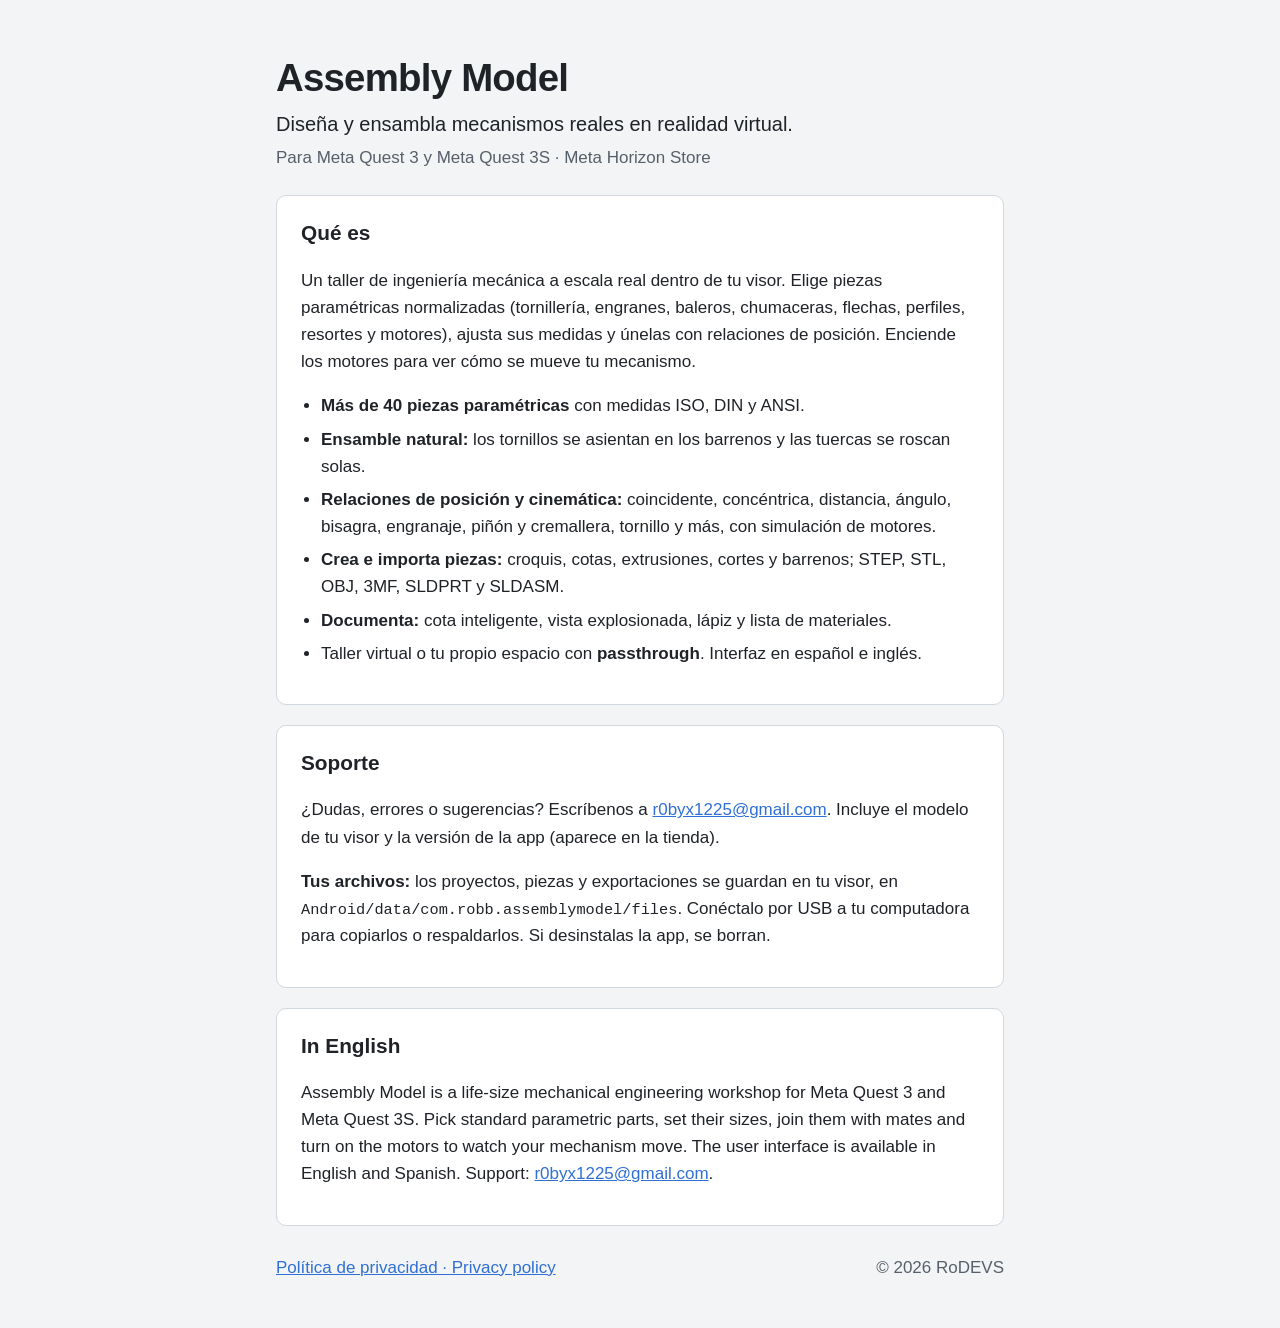
<file: index.html>
<!doctype html>
<html lang="es">
<head>
<meta charset="utf-8">
<meta name="viewport" content="width=device-width, initial-scale=1">
<title>Assembly Model</title>
<meta name="description" content="Diseña y ensambla mecanismos reales en realidad virtual en Meta Quest 3 y Meta Quest 3S.">
<link rel="stylesheet" href="estilo.css">
</head>
<body>
<header>
  <h1>Assembly Model</h1>
  <p class="lema">Diseña y ensambla mecanismos reales en realidad virtual.</p>
  <p class="plataforma">Para Meta Quest 3 y Meta Quest 3S · Meta Horizon Store</p>
</header>

<main>
  <section>
    <h2>Qué es</h2>
    <p>Un taller de ingeniería mecánica a escala real dentro de tu visor. Elige piezas paramétricas normalizadas
      (tornillería, engranes, baleros, chumaceras, flechas, perfiles, resortes y motores), ajusta sus medidas y únelas
      con relaciones de posición. Enciende los motores para ver cómo se mueve tu mecanismo.</p>
    <ul>
      <li><strong>Más de 40 piezas paramétricas</strong> con medidas ISO, DIN y ANSI.</li>
      <li><strong>Ensamble natural:</strong> los tornillos se asientan en los barrenos y las tuercas se roscan solas.</li>
      <li><strong>Relaciones de posición y cinemática:</strong> coincidente, concéntrica, distancia, ángulo, bisagra,
        engranaje, piñón y cremallera, tornillo y más, con simulación de motores.</li>
      <li><strong>Crea e importa piezas:</strong> croquis, cotas, extrusiones, cortes y barrenos; STEP, STL, OBJ, 3MF,
        SLDPRT y SLDASM.</li>
      <li><strong>Documenta:</strong> cota inteligente, vista explosionada, lápiz y lista de materiales.</li>
      <li>Taller virtual o tu propio espacio con <strong>passthrough</strong>. Interfaz en español e inglés.</li>
    </ul>
  </section>

  <section id="soporte">
    <h2>Soporte</h2>
    <p>¿Dudas, errores o sugerencias? Escríbenos a <a href="mailto:r0byx1225@gmail.com">r0byx1225@gmail.com</a>. Incluye el modelo de tu
      visor y la versión de la app (aparece en la tienda).</p>
    <p><strong>Tus archivos:</strong> los proyectos, piezas y exportaciones se guardan en tu visor, en
      <code>Android/data/com.robb.assemblymodel/files</code>. Conéctalo por USB a tu computadora para copiarlos o
      respaldarlos. Si desinstalas la app, se borran.</p>
  </section>

  <section lang="en">
    <h2>In English</h2>
    <p>Assembly Model is a life-size mechanical engineering workshop for Meta Quest 3 and Meta Quest 3S. Pick
      standard parametric parts, set their sizes, join them with mates and turn on the motors to watch your mechanism
      move. The user interface is available in English and Spanish. Support: <a href="mailto:r0byx1225@gmail.com">r0byx1225@gmail.com</a>.</p>
  </section>
</main>

<footer>
  <a href="privacidad.html">Política de privacidad · Privacy policy</a>
  <span>© 2026 RoDEVS</span>
</footer>
</body>
</html>
</file>
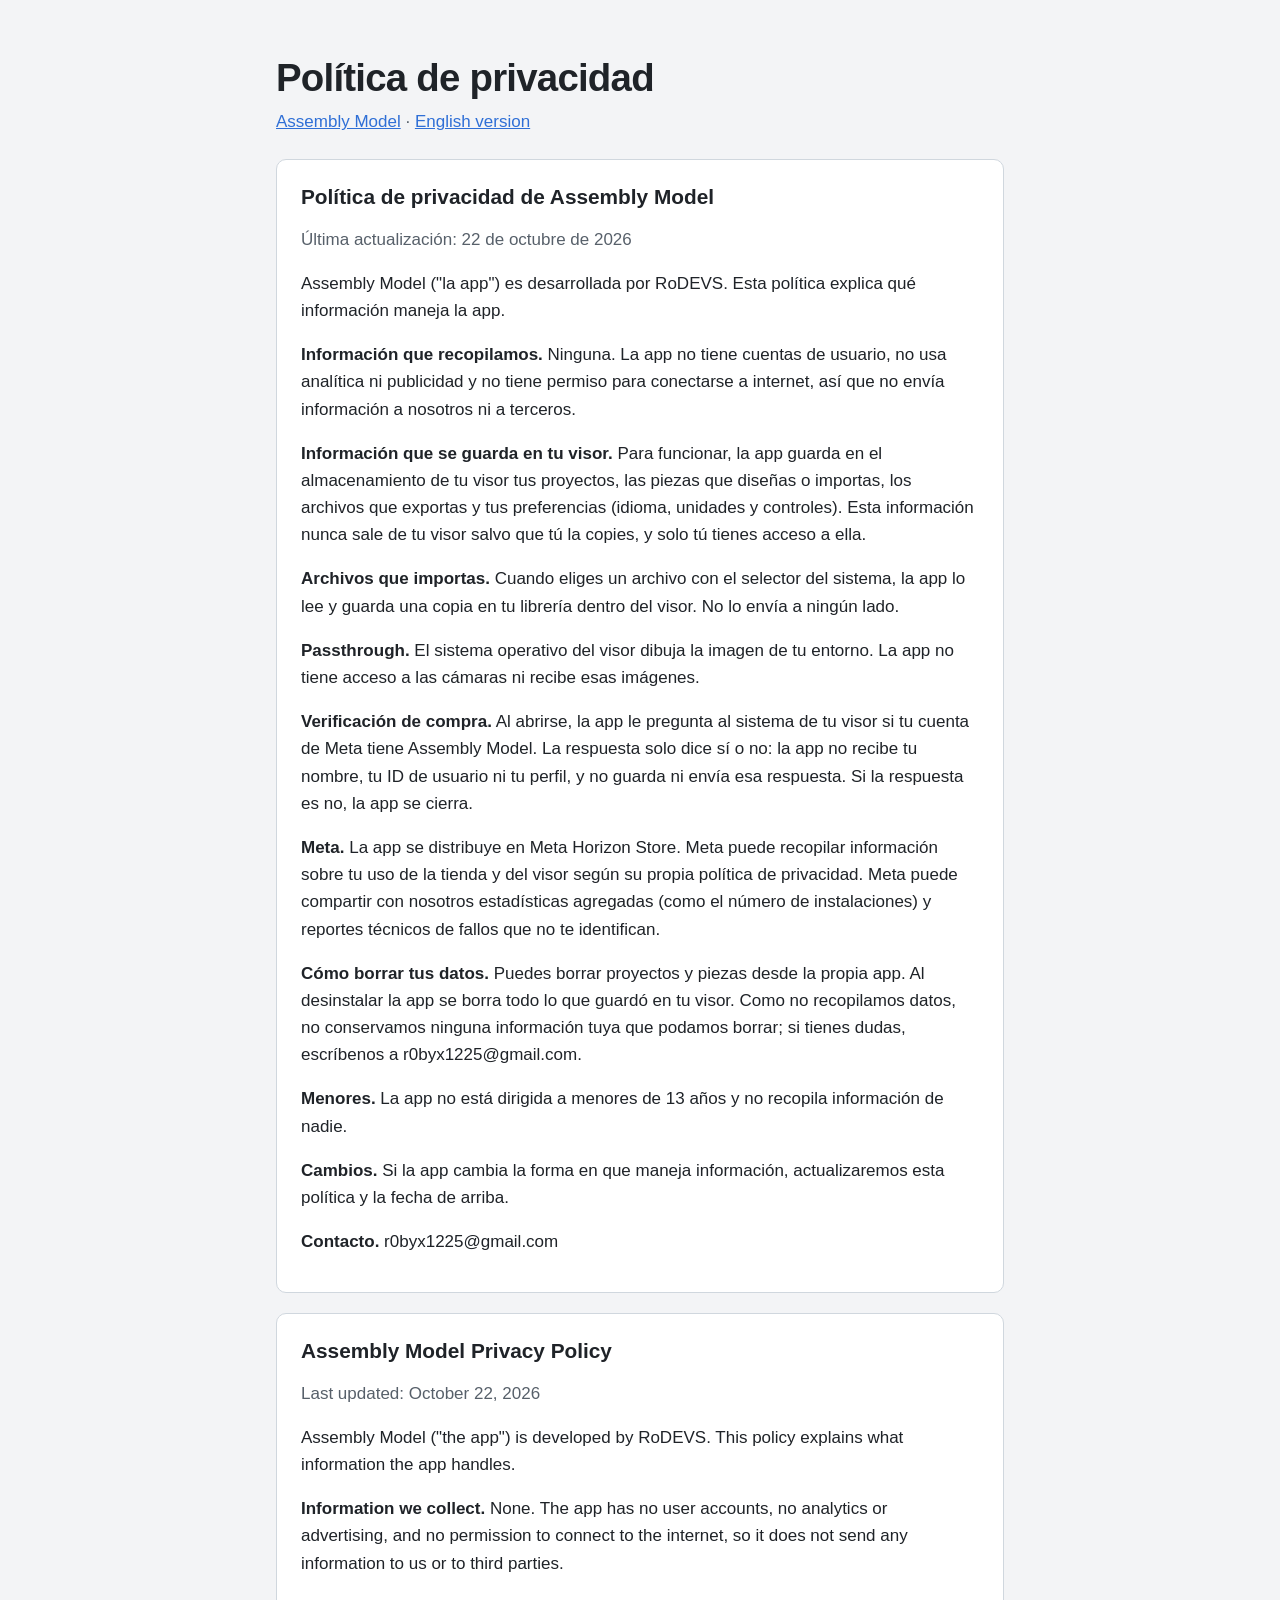
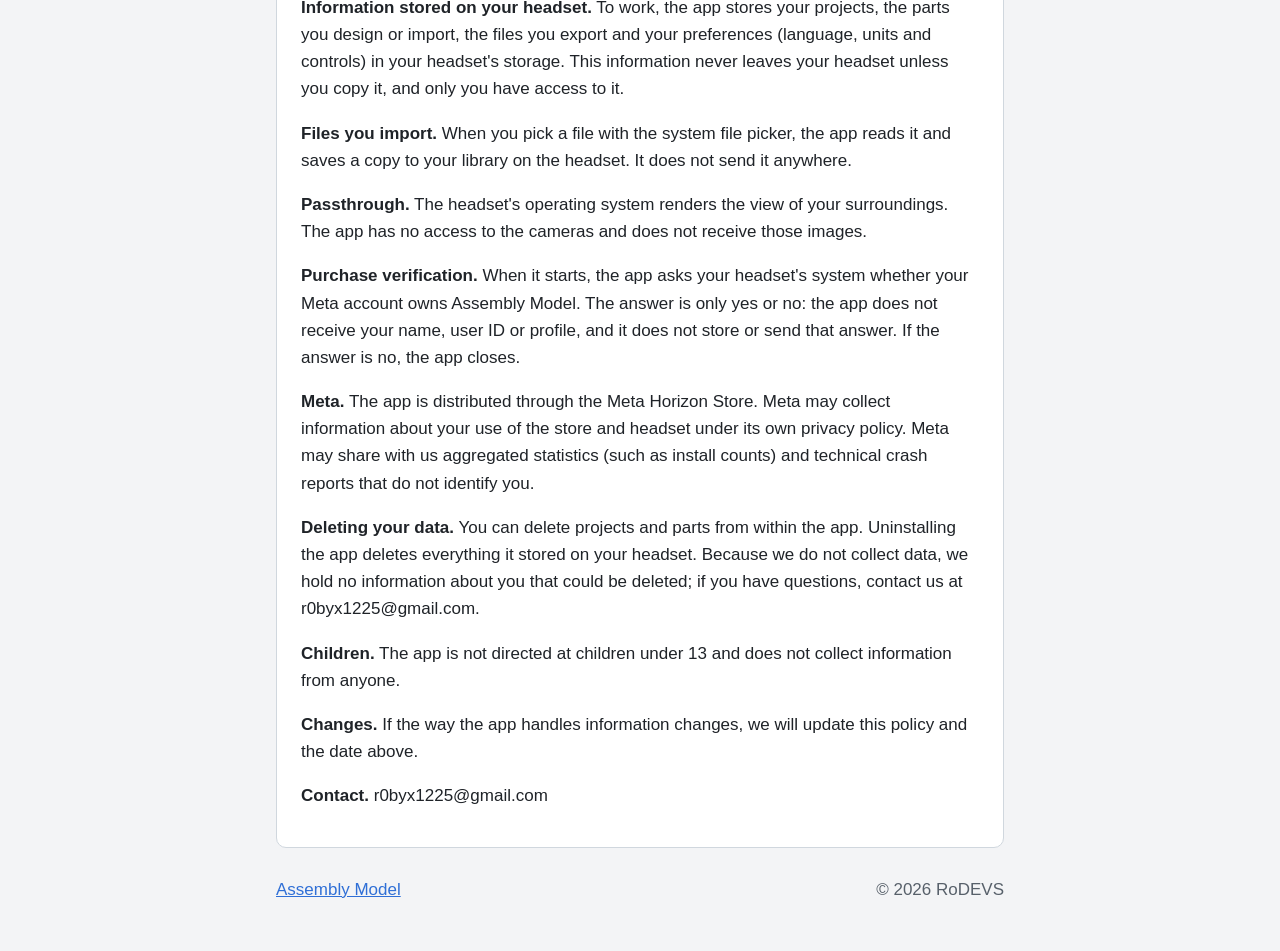
<file: privacidad.html>
<!doctype html>
<html lang="es">
<head>
<meta charset="utf-8">
<meta name="viewport" content="width=device-width, initial-scale=1">
<title>Privacidad · Assembly Model</title>
<meta name="description" content="Política de privacidad de Assembly Model / Assembly Model privacy policy.">
<link rel="stylesheet" href="estilo.css">
</head>
<body>
<!-- Generado desde docs/meta-horizon/06-privacidad.md con tools/generar-privacidad.py: edita allá y vuelve a generar. -->
<header>
  <h1>Política de privacidad</h1>
  <p class="plataforma"><a href="index.html">Assembly Model</a> · <a href="#en">English version</a></p>
</header>
<main>
<section lang="es">
  <h2>Política de privacidad de Assembly Model</h2>
  <p class="fecha">Última actualización: 22 de octubre de 2026</p>
  <p>Assembly Model ("la app") es desarrollada por RoDEVS. Esta política explica qué información maneja la app.</p>
  <p><strong>Información que recopilamos.</strong> Ninguna. La app no tiene cuentas de usuario, no usa analítica ni publicidad y no tiene permiso para conectarse a internet, así que no envía información a nosotros ni a terceros.</p>
  <p><strong>Información que se guarda en tu visor.</strong> Para funcionar, la app guarda en el almacenamiento de tu visor tus proyectos, las piezas que diseñas o importas, los archivos que exportas y tus preferencias (idioma, unidades y controles). Esta información nunca sale de tu visor salvo que tú la copies, y solo tú tienes acceso a ella.</p>
  <p><strong>Archivos que importas.</strong> Cuando eliges un archivo con el selector del sistema, la app lo lee y guarda una copia en tu librería dentro del visor. No lo envía a ningún lado.</p>
  <p><strong>Passthrough.</strong> El sistema operativo del visor dibuja la imagen de tu entorno. La app no tiene acceso a las cámaras ni recibe esas imágenes.</p>
  <p><strong>Verificación de compra.</strong> Al abrirse, la app le pregunta al sistema de tu visor si tu cuenta de Meta tiene Assembly Model. La respuesta solo dice sí o no: la app no recibe tu nombre, tu ID de usuario ni tu perfil, y no guarda ni envía esa respuesta. Si la respuesta es no, la app se cierra.</p>
  <p><strong>Meta.</strong> La app se distribuye en Meta Horizon Store. Meta puede recopilar información sobre tu uso de la tienda y del visor según su propia política de privacidad. Meta puede compartir con nosotros estadísticas agregadas (como el número de instalaciones) y reportes técnicos de fallos que no te identifican.</p>
  <p><strong>Cómo borrar tus datos.</strong> Puedes borrar proyectos y piezas desde la propia app. Al desinstalar la app se borra todo lo que guardó en tu visor. Como no recopilamos datos, no conservamos ninguna información tuya que podamos borrar; si tienes dudas, escríbenos a r0byx1225@gmail.com.</p>
  <p><strong>Menores.</strong> La app no está dirigida a menores de 13 años y no recopila información de nadie.</p>
  <p><strong>Cambios.</strong> Si la app cambia la forma en que maneja información, actualizaremos esta política y la fecha de arriba.</p>
  <p><strong>Contacto.</strong> r0byx1225@gmail.com</p>
</section>
<div id="en"></div>
<section lang="en">
  <h2>Assembly Model Privacy Policy</h2>
  <p class="fecha">Last updated: October 22, 2026</p>
  <p>Assembly Model ("the app") is developed by RoDEVS. This policy explains what information the app handles.</p>
  <p><strong>Information we collect.</strong> None. The app has no user accounts, no analytics or advertising, and no permission to connect to the internet, so it does not send any information to us or to third parties.</p>
  <p><strong>Information stored on your headset.</strong> To work, the app stores your projects, the parts you design or import, the files you export and your preferences (language, units and controls) in your headset's storage. This information never leaves your headset unless you copy it, and only you have access to it.</p>
  <p><strong>Files you import.</strong> When you pick a file with the system file picker, the app reads it and saves a copy to your library on the headset. It does not send it anywhere.</p>
  <p><strong>Passthrough.</strong> The headset's operating system renders the view of your surroundings. The app has no access to the cameras and does not receive those images.</p>
  <p><strong>Purchase verification.</strong> When it starts, the app asks your headset's system whether your Meta account owns Assembly Model. The answer is only yes or no: the app does not receive your name, user ID or profile, and it does not store or send that answer. If the answer is no, the app closes.</p>
  <p><strong>Meta.</strong> The app is distributed through the Meta Horizon Store. Meta may collect information about your use of the store and headset under its own privacy policy. Meta may share with us aggregated statistics (such as install counts) and technical crash reports that do not identify you.</p>
  <p><strong>Deleting your data.</strong> You can delete projects and parts from within the app. Uninstalling the app deletes everything it stored on your headset. Because we do not collect data, we hold no information about you that could be deleted; if you have questions, contact us at r0byx1225@gmail.com.</p>
  <p><strong>Children.</strong> The app is not directed at children under 13 and does not collect information from anyone.</p>
  <p><strong>Changes.</strong> If the way the app handles information changes, we will update this policy and the date above.</p>
  <p><strong>Contact.</strong> r0byx1225@gmail.com</p>
</section>
</main>
<footer>
  <a href="index.html">Assembly Model</a>
  <span>© 2026 RoDEVS</span>
</footer>
</body>
</html>
</file>
<file: estilo.css>
:root {
  --fondo: #f3f4f6;
  --tarjeta: #ffffff;
  --texto: #1f2328;
  --suave: #57606a;
  --acento: #2f6fd6;
  --borde: #d0d7de;
}
@media (prefers-color-scheme: dark) {
  :root {
    --fondo: #16181c;
    --tarjeta: #1f2228;
    --texto: #e6e8eb;
    --suave: #9aa3ad;
    --acento: #73a7ff;
    --borde: #33373e;
  }
}
* { box-sizing: border-box; }
body {
  margin: 0;
  background: var(--fondo);
  color: var(--texto);
  font: 17px/1.6 -apple-system, "Segoe UI", Roboto, "Helvetica Neue", Arial, "Noto Sans", "Liberation Sans", sans-serif;
}
header, main, footer { max-width: 760px; margin: 0 auto; padding: 0 16px; }
header { padding-top: 56px; padding-bottom: 24px; }
h1 { font-size: 2.4rem; line-height: 1.15; margin: 0 0 8px; letter-spacing: -0.02em; }
h2 { font-size: 1.3rem; margin: 0 0 12px; }
h3 { font-size: 1.05rem; margin: 24px 0 6px; }
.lema { font-size: 1.25rem; margin: 0; }
.plataforma, .fecha { color: var(--suave); margin: 4px 0 0; }
section {
  background: var(--tarjeta);
  border: 1px solid var(--borde);
  border-radius: 10px;
  padding: 20px 24px;
  margin-bottom: 20px;
}
ul { padding-left: 20px; }
li { margin-bottom: 6px; }
a { color: var(--acento); }
code { font-size: 0.9em; overflow-wrap: anywhere; }
footer {
  display: flex;
  flex-wrap: wrap;
  gap: 8px 24px;
  justify-content: space-between;
  color: var(--suave);
  padding-top: 8px;
  padding-bottom: 48px;
}
</file>
